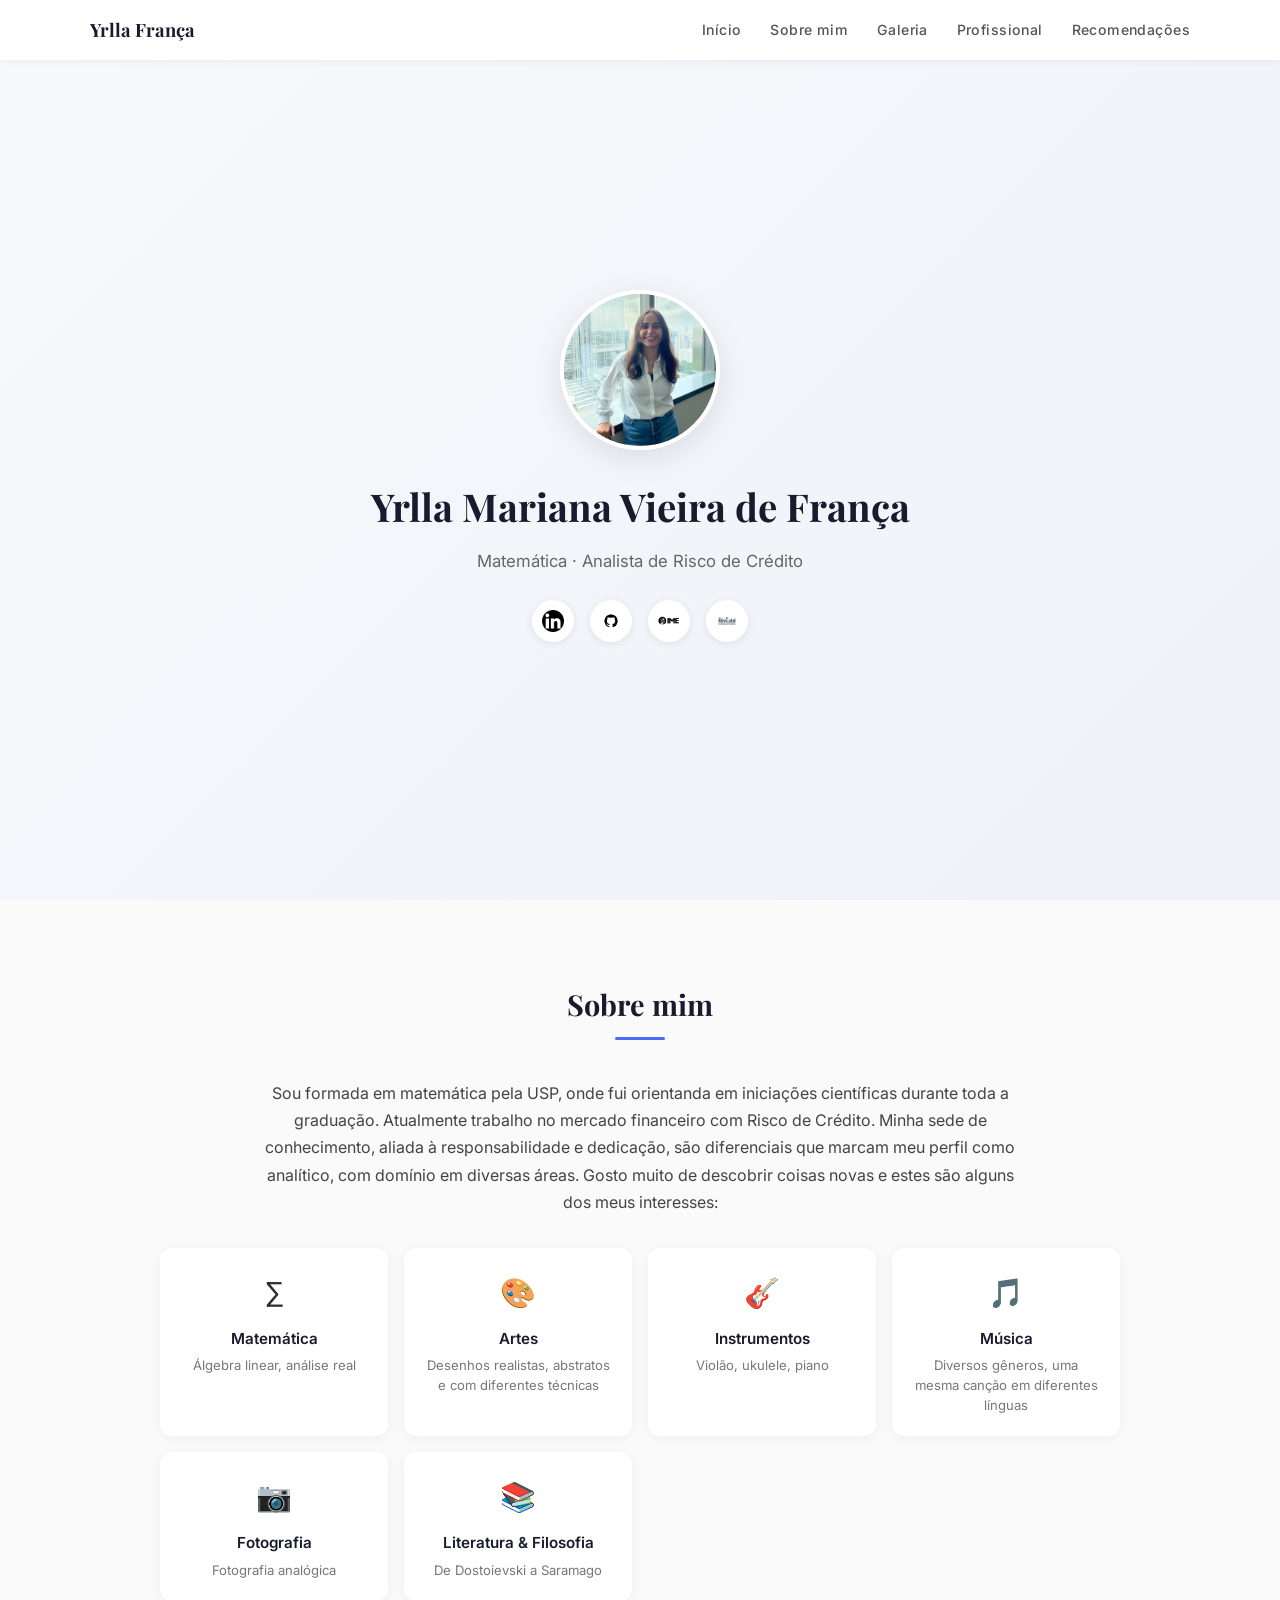
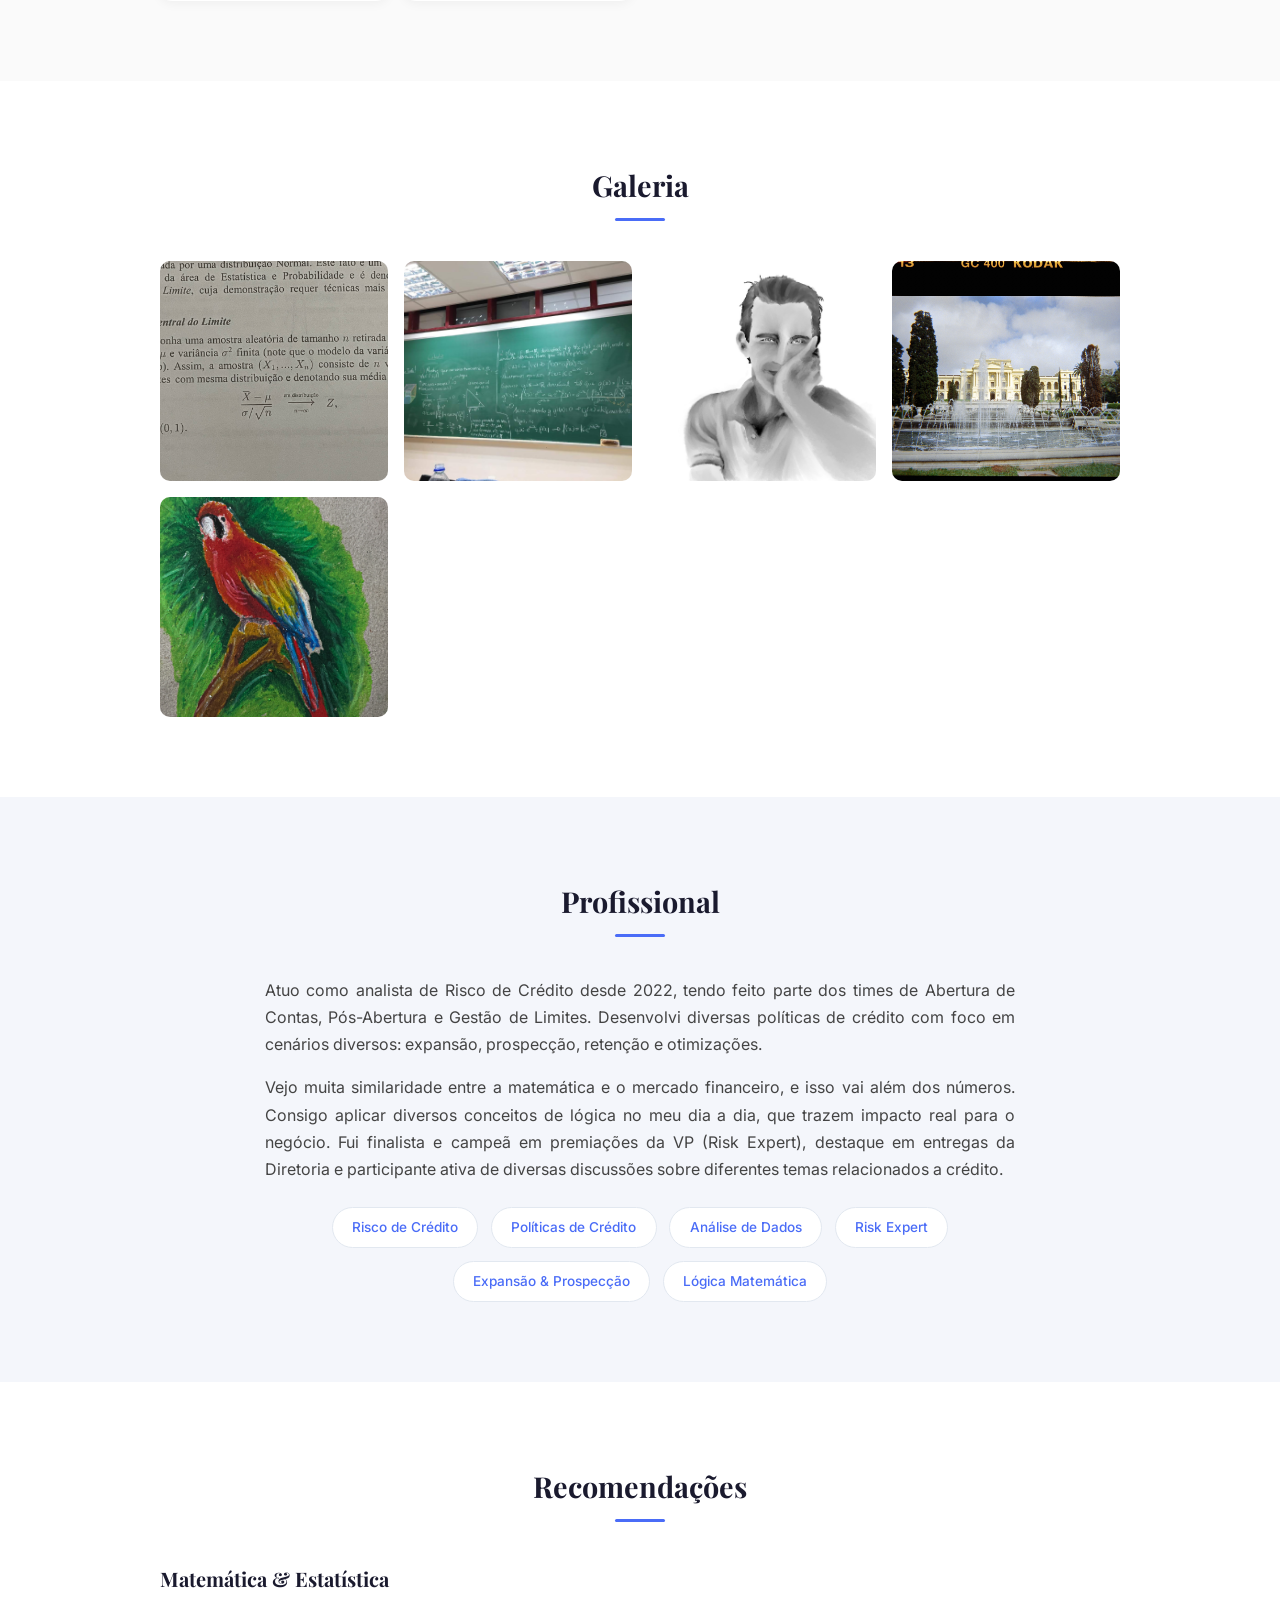
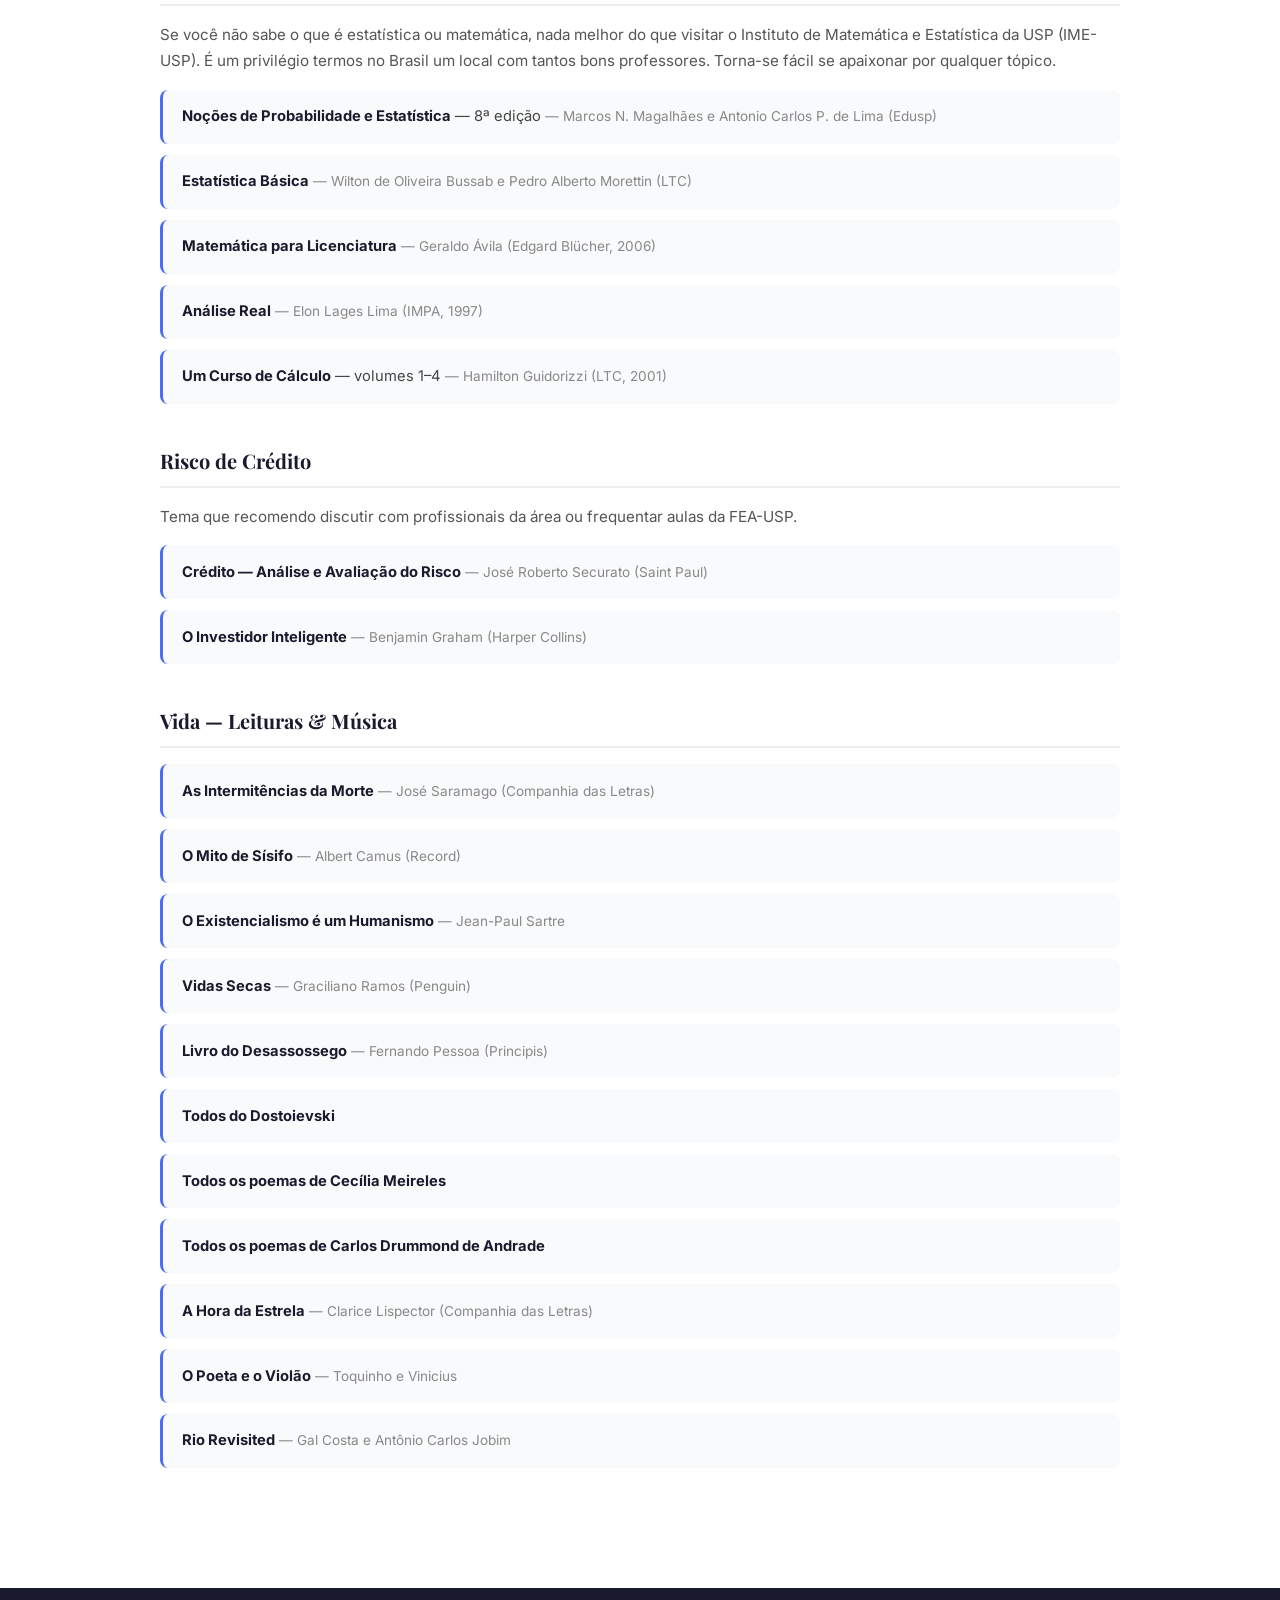
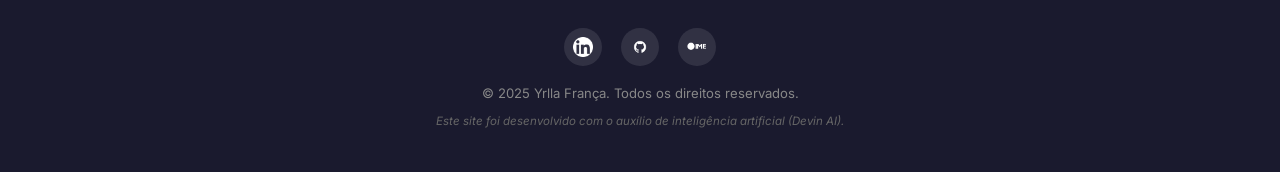
<file: index.html>
<!DOCTYPE html>
<html lang="pt-br">
<head>
  <meta charset="UTF-8">
  <meta name="viewport" content="width=device-width, initial-scale=1.0">
  <title>Yrlla Fran&ccedil;a</title>
  <link rel="icon" type="image/svg+xml" href="assets/img/favicon.svg">
  <link rel="preconnect" href="https://fonts.googleapis.com">
  <link rel="preconnect" href="https://fonts.gstatic.com" crossorigin>
  <link href="https://fonts.googleapis.com/css2?family=Inter:wght@400;500;600&family=Playfair+Display:wght@600;700&display=swap" rel="stylesheet">
  <link rel="stylesheet" href="style.css">
</head>
<body>

  <!-- Navbar -->
  <nav class="navbar">
    <div class="navbar-inner">
      <a href="#inicio" class="navbar-brand">Yrlla Fran&ccedil;a</a>
      <button class="menu-toggle" aria-label="Menu" onclick="document.querySelector('.navbar-links').classList.toggle('active')">
        <span></span><span></span><span></span>
      </button>
      <ul class="navbar-links">
        <li><a href="#inicio">In&iacute;cio</a></li>
        <li><a href="#sobre">Sobre mim</a></li>
        <li><a href="#galeria">Galeria</a></li>
        <li><a href="#profissional">Profissional</a></li>
        <li><a href="#recomendacoes">Recomenda&ccedil;&otilde;es</a></li>
      </ul>
    </div>
  </nav>

  <!-- Hero -->
  <section class="hero" id="inicio">
    <div class="hero-content">
      <img src="assets/img/foto_perfil_linkedin.jpg" alt="Foto de Yrlla Fran&ccedil;a" class="hero-photo">
      <h1>Yrlla Mariana Vieira de Fran&ccedil;a</h1>
      <p class="subtitle">Matem&aacute;tica &middot; Analista de Risco de Cr&eacute;dito</p>
      <div class="social-links">
        <a href="https://www.linkedin.com/in/yrlla-mariana-vieira-de-fran%C3%A7a-4a1049177/" target="_blank" title="LinkedIn">
          <img src="assets/img/icone_linkedin_2.png" alt="LinkedIn">
        </a>
        <a href="https://github.com/yrllaa" target="_blank" title="GitHub">
          <img src="assets/img/icone_github.png" alt="GitHub">
        </a>
        <a href="https://www.ime.usp.br/" target="_blank" title="IME-USP">
          <img src="assets/img/icone_ime.svg" alt="IME-USP">
        </a>
        <a href="https://www.ime.usp.br/ativestat/" target="_blank" title="AtivEstat">
          <img src="assets/img/ativestat_icone.png" alt="AtivEstat">
        </a>
      </div>
    </div>
  </section>

  <!-- Sobre Mim -->
  <section id="sobre">
    <div class="container">
      <h2 class="section-title">Sobre mim</h2>
      <div class="section-line"></div>
      <p class="about-text">
        Sou formada em matem&aacute;tica pela USP, onde fui orientanda em inicia&ccedil;&otilde;es cient&iacute;ficas durante toda a gradua&ccedil;&atilde;o.
        Atualmente trabalho no mercado financeiro com Risco de Cr&eacute;dito. Minha sede de conhecimento, aliada &agrave;
        responsabilidade e dedica&ccedil;&atilde;o, s&atilde;o diferenciais que marcam meu perfil como anal&iacute;tico, com dom&iacute;nio em diversas &aacute;reas.
        Gosto muito de descobrir coisas novas e estes s&atilde;o alguns dos meus interesses:
      </p>
      <div class="interests-grid">
        <div class="interest-card">
          <div class="icon">&sum;</div>
          <h4>Matem&aacute;tica</h4>
          <p>&Aacute;lgebra linear, an&aacute;lise real</p>
        </div>
        <div class="interest-card">
          <div class="icon">&#127912;</div>
          <h4>Artes</h4>
          <p>Desenhos realistas, abstratos e com diferentes t&eacute;cnicas</p>
        </div>
        <div class="interest-card">
          <div class="icon">&#127928;</div>
          <h4>Instrumentos</h4>
          <p>Viol&atilde;o, ukulele, piano</p>
        </div>
        <div class="interest-card">
          <div class="icon">&#127925;</div>
          <h4>M&uacute;sica</h4>
          <p>Diversos g&ecirc;neros, uma mesma can&ccedil;&atilde;o em diferentes l&iacute;nguas</p>
        </div>
        <div class="interest-card">
          <div class="icon">&#128247;</div>
          <h4>Fotografia</h4>
          <p>Fotografia anal&oacute;gica</p>
        </div>
        <div class="interest-card">
          <div class="icon">&#128218;</div>
          <h4>Literatura &amp; Filosofia</h4>
          <p>De Dostoievski a Saramago</p>
        </div>
      </div>
    </div>
  </section>

  <!-- Galeria -->
  <section class="gallery" id="galeria">
    <div class="container">
      <h2 class="section-title">Galeria</h2>
      <div class="section-line"></div>
      <div class="gallery-grid">
        <img src="assets/img/foto_estatistica_1.JPEG" alt="Estat&iacute;stica e matem&aacute;tica">
        <img src="assets/img/foto_lousa_ime.JPEG" alt="Lousa do IME-USP">
        <img src="assets/img/desenho_2.JPEG" alt="Desenho art&iacute;stico">
        <img src="assets/img/camera_analogica_1.JPEG" alt="C&acirc;mera anal&oacute;gica">
        <img src="assets/img/desenho_3.JPEG" alt="Desenho art&iacute;stico">
      </div>
    </div>
  </section>

  <!-- Profissional -->
  <section class="professional" id="profissional">
    <div class="container">
      <h2 class="section-title">Profissional</h2>
      <div class="section-line"></div>
      <div class="professional-content">
        <p>
          Atuo como analista de Risco de Cr&eacute;dito desde 2022, tendo feito parte dos times de
          Abertura de Contas, P&oacute;s-Abertura e Gest&atilde;o de Limites.
          Desenvolvi diversas pol&iacute;ticas de cr&eacute;dito com foco em cen&aacute;rios diversos: expans&atilde;o,
          prospec&ccedil;&atilde;o, reten&ccedil;&atilde;o e otimiza&ccedil;&otilde;es.
        </p>
        <p>
          Vejo muita similaridade entre a matem&aacute;tica e o mercado financeiro, e isso vai al&eacute;m dos n&uacute;meros.
          Consigo aplicar diversos conceitos de l&oacute;gica no meu dia a dia, que trazem impacto real para o neg&oacute;cio.
          Fui finalista e campe&atilde; em premia&ccedil;&otilde;es da VP (Risk Expert), destaque em entregas da Diretoria e
          participante ativa de diversas discuss&otilde;es sobre diferentes temas relacionados a cr&eacute;dito.
        </p>
        <div class="highlights">
          <span class="highlight-tag">Risco de Cr&eacute;dito</span>
          <span class="highlight-tag">Pol&iacute;ticas de Cr&eacute;dito</span>
          <span class="highlight-tag">An&aacute;lise de Dados</span>
          <span class="highlight-tag">Risk Expert</span>
          <span class="highlight-tag">Expans&atilde;o &amp; Prospec&ccedil;&atilde;o</span>
          <span class="highlight-tag">L&oacute;gica Matem&aacute;tica</span>
        </div>
      </div>
    </div>
  </section>

  <!-- Recomendacoes -->
  <section class="recommendations" id="recomendacoes">
    <div class="container">
      <h2 class="section-title">Recomenda&ccedil;&otilde;es</h2>
      <div class="section-line"></div>

      <div class="rec-category">
        <h3>Matem&aacute;tica &amp; Estat&iacute;stica</h3>
        <p style="color:#555; margin-bottom:1rem; font-size:0.95rem;">
          Se voc&ecirc; n&atilde;o sabe o que &eacute; estat&iacute;stica ou matem&aacute;tica, nada melhor do que visitar o
          Instituto de Matem&aacute;tica e Estat&iacute;stica da USP (IME-USP). &Eacute; um privil&eacute;gio termos no Brasil
          um local com tantos bons professores. Torna-se f&aacute;cil se apaixonar por qualquer t&oacute;pico.
        </p>
        <ul class="book-list">
          <li><strong>No&ccedil;&otilde;es de Probabilidade e Estat&iacute;stica</strong> &mdash; 8&ordf; edi&ccedil;&atilde;o <span class="author">&mdash; Marcos N. Magalh&atilde;es e Antonio Carlos P. de Lima (Edusp)</span></li>
          <li><strong>Estat&iacute;stica B&aacute;sica</strong> <span class="author">&mdash; Wilton de Oliveira Bussab e Pedro Alberto Morettin (LTC)</span></li>
          <li><strong>Matem&aacute;tica para Licenciatura</strong> <span class="author">&mdash; Geraldo &Aacute;vila (Edgard Bl&uuml;cher, 2006)</span></li>
          <li><strong>An&aacute;lise Real</strong> <span class="author">&mdash; Elon Lages Lima (IMPA, 1997)</span></li>
          <li><strong>Um Curso de C&aacute;lculo</strong> &mdash; volumes 1&ndash;4 <span class="author">&mdash; Hamilton Guidorizzi (LTC, 2001)</span></li>
        </ul>
      </div>

      <div class="rec-category">
        <h3>Risco de Cr&eacute;dito</h3>
        <p style="color:#555; margin-bottom:1rem; font-size:0.95rem;">
          Tema que recomendo discutir com profissionais da &aacute;rea ou frequentar aulas da FEA-USP.
        </p>
        <ul class="book-list">
          <li><strong>Cr&eacute;dito &mdash; An&aacute;lise e Avalia&ccedil;&atilde;o do Risco</strong> <span class="author">&mdash; Jos&eacute; Roberto Securato (Saint Paul)</span></li>
          <li><strong>O Investidor Inteligente</strong> <span class="author">&mdash; Benjamin Graham (Harper Collins)</span></li>
        </ul>
      </div>

      <div class="rec-category">
        <h3>Vida &mdash; Leituras &amp; M&uacute;sica</h3>
        <ul class="book-list">
          <li><strong>As Intermit&ecirc;ncias da Morte</strong> <span class="author">&mdash; Jos&eacute; Saramago (Companhia das Letras)</span></li>
          <li><strong>O Mito de S&iacute;sifo</strong> <span class="author">&mdash; Albert Camus (Record)</span></li>
          <li><strong>O Existencialismo &eacute; um Humanismo</strong> <span class="author">&mdash; Jean-Paul Sartre</span></li>
          <li><strong>Vidas Secas</strong> <span class="author">&mdash; Graciliano Ramos (Penguin)</span></li>
          <li><strong>Livro do Desassossego</strong> <span class="author">&mdash; Fernando Pessoa (Principis)</span></li>
          <li><strong>Todos do Dostoievski</strong></li>
          <li><strong>Todos os poemas de Cec&iacute;lia Meireles</strong></li>
          <li><strong>Todos os poemas de Carlos Drummond de Andrade</strong></li>
          <li><strong>A Hora da Estrela</strong> <span class="author">&mdash; Clarice Lispector (Companhia das Letras)</span></li>
          <li><strong>O Poeta e o Viol&atilde;o</strong> <span class="author">&mdash; Toquinho e Vinicius</span></li>
          <li><strong>Rio Revisited</strong> <span class="author">&mdash; Gal Costa e Ant&ocirc;nio Carlos Jobim</span></li>
        </ul>
      </div>
    </div>
  </section>

  <!-- Footer -->
  <footer class="footer">
    <div class="footer-links">
      <a href="https://www.linkedin.com/in/yrlla-mariana-vieira-de-fran%C3%A7a-4a1049177/" target="_blank" title="LinkedIn">
        <img src="assets/img/icone_linkedin_2.png" alt="LinkedIn">
      </a>
      <a href="https://github.com/yrllaa" target="_blank" title="GitHub">
        <img src="assets/img/icone_github.png" alt="GitHub">
      </a>
      <a href="https://www.ime.usp.br/" target="_blank" title="IME-USP">
        <img src="assets/img/icone_ime.svg" alt="IME-USP">
      </a>
    </div>
    <p>&copy; 2025 Yrlla Fran&ccedil;a. Todos os direitos reservados.</p>
    <p class="disclaimer">Este site foi desenvolvido com o aux&iacute;lio de intelig&ecirc;ncia artificial (Devin AI).</p>
  </footer>

</body>
</html>
</file>
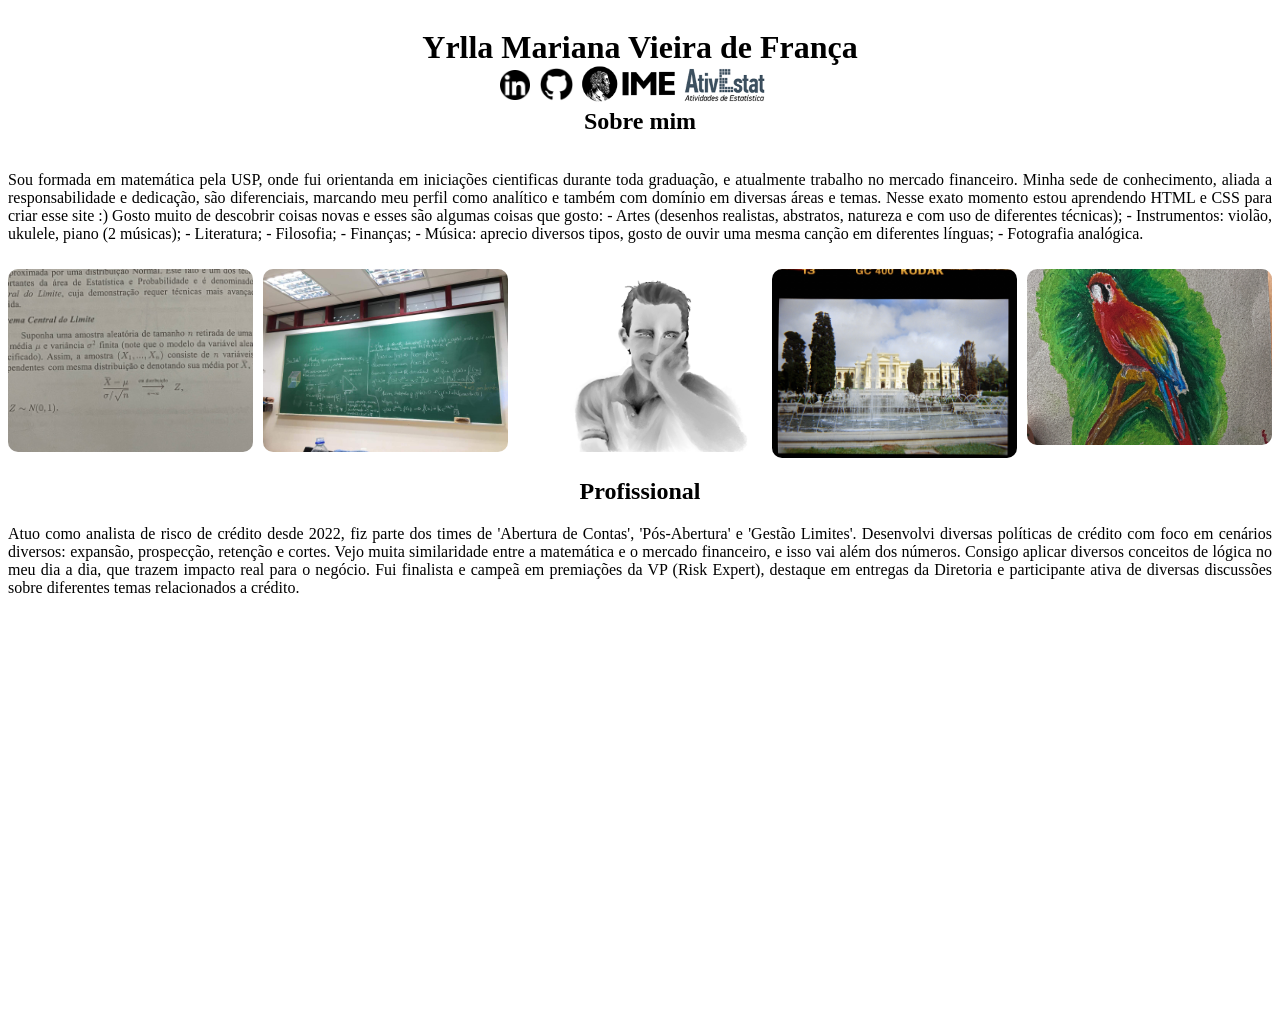
<file: 0_teste_site.html>
<!DOCTYPE html>
<html lang="pt-br">
<head>
  <meta charset="UTF-8">
  <title>Yrlla França</title>
</head>
  <style>
    h1 {
      color: rgb(0, 0, 0);
      font-family: 'Segow UI', "Segoe UI Bold", serif;
      text-align: center;

    }
    h2 {
      color: rgb(0, 0, 0);
      font-family: 'Segoe UI', serif;
      text-align: center;

    }
    body {
      font-family: 'Segoe UI', 'Segoe UI Semilight', serif;
      color:rgb(0, 0, 0);
      
    }
    .background-desfocado {
      /* background-image: url('background_dali.png'); */
      /* background: rgba(146, 102, 102, 0.5); camada escura sobre o fundo */
      /* height: 100vh; */
      display: flex;
      flex-direction: column;
      justify-content: center;
      align-items: center;
      text-align: center;
  }
  .estilo_icone_imagem {
      position: absolute;
      top: 20px;   /* distância do topo */
      left: 10px; /* distância da esquerda */
      width: 150px;
      border-radius: 10px;
  }
  .icone_imagem {
      position: absolute;
      top: 70px;   /* distância do topo */
      left: 500px; /* distância da esquerda */
      width: 30px;
      border-radius: 5px;
  }
  .icone_imagem2 {
      position: absolute;
      top: 58px;   /* distância do topo */
      left: 530px; /* distância da esquerda */
      width: 53px;
      border-radius: 5px;
  }
  .icone_imagem3 {
      position: absolute;
      top: 63px;   /* distância do topo */
      left: 580px; /* distância da esquerda */
      width: 100px;
      border-radius: 5px;
  }
  .icone_imagem4 {
      position: absolute;
      top: 63px;   /* distância do topo */
      left: 675px; /* distância da esquerda */
      width: 100px;
      border-radius: 5px;
  }
  .imagem_exibir {
      position: absolute;
      /* top: 600px;   distância do topo */
      /* left: 10px; distância da esquerda */
      width: 250px;
      border-radius: 5px;
  }
  p {
    text-align: justify; /* todos os parágrafos justificados */
  }

  .imagem-topico {
  display: grid; 
  grid-template-columns: repeat(5, 1fr); /* 3 colunas iguais */
  gap: 10px;    /* força a imagem a ficar em linha própria */
  margin-top: 10px;    /* espaço entre o parágrafo e a imagem */
  width: 400x;        /* tamanho da imagem */
  height: auto;        /* mantém proporção */
  }
  .imagem-topico img {
      width: 100%;
      border-radius: 10px;
    }

  </style>
<body>
  <div class="background-desfocado">
    <h1>Yrlla Mariana Vieira de França</h1>
    <a href="https://www.linkedin.com/in/yrlla-mariana-vieira-de-fran%C3%A7a-4a1049177/" target="_blank">
      <img src="icone_linkedin_2.png" alt="LinkedIn" class="icone_imagem">
    </a>
    <a href="https://github.com/yrllaa" target="_blank">
      <img src="icone_github.png" alt="LinkedIn" class="icone_imagem2">
    </a>
    <a href="https://www.ime.usp.br/" target="_blank">
      <img src="icone_ime.svg" alt="Ime" class="icone_imagem3">
    </a>
    <a href="https://www.ime.usp.br/ativestat/" target="_blank">
      <img src="ativestat_icone.png" alt="Ime" class="icone_imagem4">
    </a>
    <h2>Sobre mim</h2>
    <p>Sou formada em matemática pela USP, onde fui orientanda em iniciações cientificas durante toda graduação, 
      e atualmente trabalho no mercado financeiro. Minha sede de conhecimento, aliada a responsabilidade e dedicação, 
      são diferenciais, marcando meu perfil como analítico e também com domínio em diversas áreas e temas. 
      Nesse exato momento estou aprendendo HTML e CSS para criar esse site :) 
      Gosto muito de descobrir coisas novas e esses são algumas coisas que gosto: 
      - Artes (desenhos realistas, abstratos, natureza e com uso de diferentes técnicas); 
      - Instrumentos: violão, ukulele, piano (2 músicas); - Literatura; - Filosofia; - Finanças; 
      - Música: aprecio diversos tipos, gosto de ouvir uma mesma canção em diferentes línguas; 
      - Fotografia analógica.</p>
      <div class="imagem-topico"> 
      <img src="foto_estatistica_1.JPEG" alt="foto 1">
      <img src="foto_lousa_ime.JPEG" alt="foto 2">
      <img src="desenho_2.JPEG" alt="foto 3">
      <img src="camera_analogica_1.JPEG" alt="foto 4">
      <img src="desenho_3.JPEG" alt="foto 5">
      </div>
      
  <div>
    <h2>Profissional</h2>
    <p>
      Atuo como analista de risco de crédito desde 2022, fiz parte dos times de 'Abertura de Contas', 'Pós-Abertura' e 'Gestão Limites'. 
      Desenvolvi diversas políticas de crédito com foco em cenários diversos: expansão, prospecção, retenção e cortes. 
      Vejo muita similaridade entre a matemática e o mercado financeiro, e isso vai além dos números. 
      Consigo aplicar diversos conceitos de lógica no meu dia a dia, que trazem impacto real para o negócio. 
      Fui finalista e campeã em premiações da VP (Risk Expert), destaque em entregas da Diretoria e participante 
      ativa de diversas discussões sobre diferentes temas relacionados a crédito.
    </p>
    <iframe 
      src="https://s.tradingview.com/widgetembed/?symbol=BMFBOVESPA:IBOV" 
      width="600" 
      height="400" 
      frameborder="0"
      style="border:0;">
    </iframe>
    <iframe 
      src="https://painel.ibge.gov.br/pnadc/" 
      width="600" 
      height="400" 
      frameborder="0"
      style="border:0;">
    </iframe>
  </div>
</div>

</body>
</html>
</file>
<file: style.css>
/* ===== Reset & Base ===== */
*,
*::before,
*::after {
  margin: 0;
  padding: 0;
  box-sizing: border-box;
}

html {
  scroll-behavior: smooth;
  font-size: 16px;
}

body {
  font-family: 'Inter', 'Segoe UI', sans-serif;
  color: #2d2d2d;
  background-color: #fafafa;
  line-height: 1.7;
}

a {
  text-decoration: none;
  color: inherit;
}

img {
  max-width: 100%;
  height: auto;
  display: block;
}

/* ===== Navbar ===== */
.navbar {
  position: fixed;
  top: 0;
  left: 0;
  width: 100%;
  background: rgba(255, 255, 255, 0.95);
  backdrop-filter: blur(10px);
  box-shadow: 0 1px 8px rgba(0, 0, 0, 0.06);
  z-index: 1000;
  padding: 0 2rem;
}

.navbar-inner {
  max-width: 1100px;
  margin: 0 auto;
  display: flex;
  align-items: center;
  justify-content: space-between;
  height: 60px;
}

.navbar-brand {
  font-family: 'Playfair Display', serif;
  font-size: 1.15rem;
  font-weight: 700;
  color: #1a1a2e;
}

.navbar-links {
  display: flex;
  gap: 1.8rem;
  list-style: none;
}

.navbar-links a {
  font-size: 0.88rem;
  font-weight: 500;
  color: #555;
  letter-spacing: 0.03em;
  transition: color 0.25s;
}

.navbar-links a:hover {
  color: #1a1a2e;
}

.menu-toggle {
  display: none;
  background: none;
  border: none;
  cursor: pointer;
  padding: 4px;
}

.menu-toggle span {
  display: block;
  width: 22px;
  height: 2px;
  background: #333;
  margin: 5px 0;
  border-radius: 2px;
  transition: 0.3s;
}

/* ===== Hero ===== */
.hero {
  min-height: 100vh;
  display: flex;
  align-items: center;
  justify-content: center;
  text-align: center;
  padding: 6rem 2rem 4rem;
  background: linear-gradient(135deg, #f8f9fc 0%, #eef1f8 100%);
}

.hero-content {
  max-width: 700px;
}

.hero-photo {
  width: 160px;
  height: 160px;
  border-radius: 50%;
  object-fit: cover;
  margin: 0 auto 1.5rem;
  border: 4px solid #fff;
  box-shadow: 0 8px 30px rgba(0, 0, 0, 0.1);
}

.hero h1 {
  font-family: 'Playfair Display', serif;
  font-size: 2.4rem;
  font-weight: 700;
  color: #1a1a2e;
  margin-bottom: 0.5rem;
}

.hero .subtitle {
  font-size: 1.05rem;
  color: #666;
  margin-bottom: 1.5rem;
}

.social-links {
  display: flex;
  justify-content: center;
  gap: 1rem;
  margin-top: 1.2rem;
}

.social-links a {
  display: inline-flex;
  align-items: center;
  justify-content: center;
  width: 42px;
  height: 42px;
  border-radius: 50%;
  background: #fff;
  box-shadow: 0 2px 10px rgba(0, 0, 0, 0.08);
  transition: transform 0.25s, box-shadow 0.25s;
}

.social-links a:hover {
  transform: translateY(-3px);
  box-shadow: 0 6px 20px rgba(0, 0, 0, 0.12);
}

.social-links img {
  width: 22px;
  height: 22px;
  object-fit: contain;
}

/* ===== Sections ===== */
section {
  padding: 5rem 2rem;
}

.container {
  max-width: 960px;
  margin: 0 auto;
}

.section-title {
  font-family: 'Playfair Display', serif;
  font-size: 1.8rem;
  font-weight: 700;
  color: #1a1a2e;
  text-align: center;
  margin-bottom: 0.5rem;
}

.section-line {
  width: 50px;
  height: 3px;
  background: #4a6cf7;
  margin: 0 auto 2.5rem;
  border-radius: 2px;
}

/* ===== About ===== */
.about-text {
  font-size: 1rem;
  color: #444;
  text-align: center;
  max-width: 750px;
  margin: 0 auto 2rem;
}

.interests-grid {
  display: grid;
  grid-template-columns: repeat(auto-fit, minmax(200px, 1fr));
  gap: 1rem;
  margin-top: 2rem;
}

.interest-card {
  background: #fff;
  border-radius: 12px;
  padding: 1.3rem;
  text-align: center;
  box-shadow: 0 2px 12px rgba(0, 0, 0, 0.05);
  transition: transform 0.25s, box-shadow 0.25s;
}

.interest-card:hover {
  transform: translateY(-4px);
  box-shadow: 0 8px 25px rgba(0, 0, 0, 0.1);
}

.interest-card .icon {
  font-size: 1.8rem;
  margin-bottom: 0.5rem;
}

.interest-card h4 {
  font-size: 0.95rem;
  font-weight: 600;
  color: #1a1a2e;
  margin-bottom: 0.3rem;
}

.interest-card p {
  font-size: 0.82rem;
  color: #777;
  line-height: 1.5;
}

/* ===== Gallery ===== */
.gallery {
  background: #fff;
}

.gallery-grid {
  display: grid;
  grid-template-columns: repeat(auto-fit, minmax(220px, 1fr));
  gap: 1rem;
}

.gallery-grid img {
  width: 100%;
  height: 220px;
  object-fit: cover;
  border-radius: 10px;
  transition: transform 0.3s, box-shadow 0.3s;
}

.gallery-grid img:hover {
  transform: scale(1.03);
  box-shadow: 0 8px 25px rgba(0, 0, 0, 0.15);
}

/* ===== Professional ===== */
.professional {
  background: #f4f6fb;
}

.professional-content {
  max-width: 750px;
  margin: 0 auto;
}

.professional-content p {
  font-size: 1rem;
  color: #444;
  text-align: justify;
  margin-bottom: 1rem;
}

.highlights {
  display: flex;
  flex-wrap: wrap;
  gap: 0.8rem;
  margin-top: 1.5rem;
  justify-content: center;
}

.highlight-tag {
  background: #fff;
  border: 1px solid #e2e8f0;
  border-radius: 25px;
  padding: 0.5rem 1.2rem;
  font-size: 0.85rem;
  font-weight: 500;
  color: #4a6cf7;
  transition: background 0.2s, color 0.2s;
}

.highlight-tag:hover {
  background: #4a6cf7;
  color: #fff;
}

/* ===== Recommendations ===== */
.recommendations {
  background: #fff;
}

.rec-category {
  margin-bottom: 2.5rem;
}

.rec-category h3 {
  font-family: 'Playfair Display', serif;
  font-size: 1.25rem;
  color: #1a1a2e;
  margin-bottom: 1rem;
  padding-bottom: 0.5rem;
  border-bottom: 2px solid #eee;
}

.book-list {
  list-style: none;
  display: grid;
  gap: 0.7rem;
}

.book-list li {
  background: #f9fafb;
  padding: 0.9rem 1.2rem;
  border-radius: 8px;
  font-size: 0.92rem;
  color: #444;
  border-left: 3px solid #4a6cf7;
  transition: background 0.2s;
}

.book-list li:hover {
  background: #f0f3ff;
}

.book-list li strong {
  color: #1a1a2e;
}

.book-list li .author {
  color: #888;
  font-size: 0.85rem;
}

/* ===== Footer ===== */
.footer {
  background: #1a1a2e;
  color: #ccc;
  text-align: center;
  padding: 2.5rem 2rem;
}

.footer-links {
  display: flex;
  justify-content: center;
  gap: 1.2rem;
  margin-bottom: 1rem;
}

.footer-links a {
  display: inline-flex;
  align-items: center;
  justify-content: center;
  width: 38px;
  height: 38px;
  border-radius: 50%;
  background: rgba(255, 255, 255, 0.1);
  transition: background 0.25s;
}

.footer-links a:hover {
  background: rgba(255, 255, 255, 0.2);
}

.footer-links img {
  width: 20px;
  height: 20px;
  object-fit: contain;
  filter: brightness(0) invert(1);
}

.footer p {
  font-size: 0.82rem;
  color: #888;
}

.footer .disclaimer {
  font-size: 0.72rem;
  color: #666;
  margin-top: 0.5rem;
  font-style: italic;
}

/* ===== Mobile Responsive ===== */
@media (max-width: 768px) {
  .navbar-links {
    display: none;
    flex-direction: column;
    position: absolute;
    top: 60px;
    left: 0;
    width: 100%;
    background: #fff;
    box-shadow: 0 4px 12px rgba(0, 0, 0, 0.08);
    padding: 1rem 2rem;
    gap: 1rem;
  }

  .navbar-links.active {
    display: flex;
  }

  .menu-toggle {
    display: block;
  }

  .hero h1 {
    font-size: 1.8rem;
  }

  .hero .subtitle {
    font-size: 0.95rem;
  }

  .hero-photo {
    width: 130px;
    height: 130px;
  }

  .interests-grid {
    grid-template-columns: 1fr 1fr;
  }

  .gallery-grid {
    grid-template-columns: 1fr 1fr;
  }

  .gallery-grid img {
    height: 180px;
  }

  section {
    padding: 3.5rem 1.5rem;
  }
}

@media (max-width: 480px) {
  .interests-grid {
    grid-template-columns: 1fr;
  }

  .gallery-grid {
    grid-template-columns: 1fr;
  }

  .hero h1 {
    font-size: 1.5rem;
  }
}
</file>
